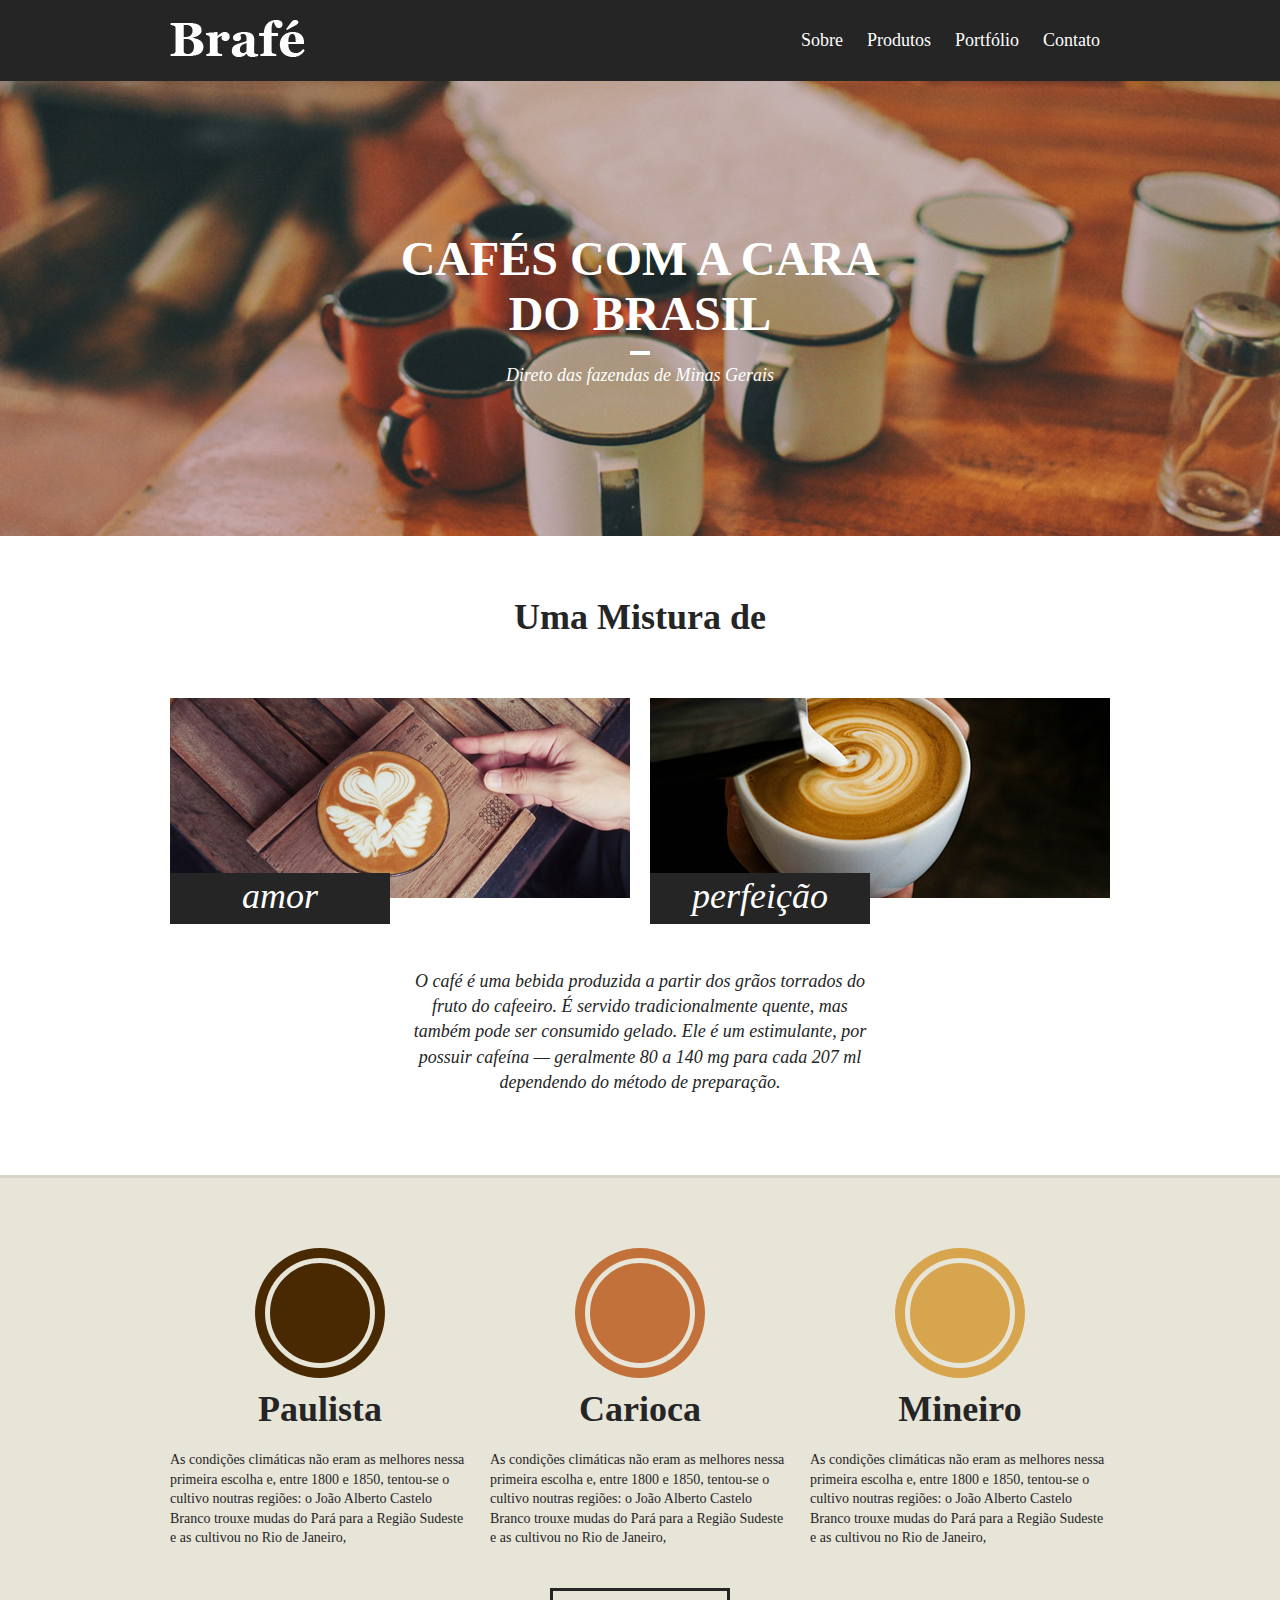
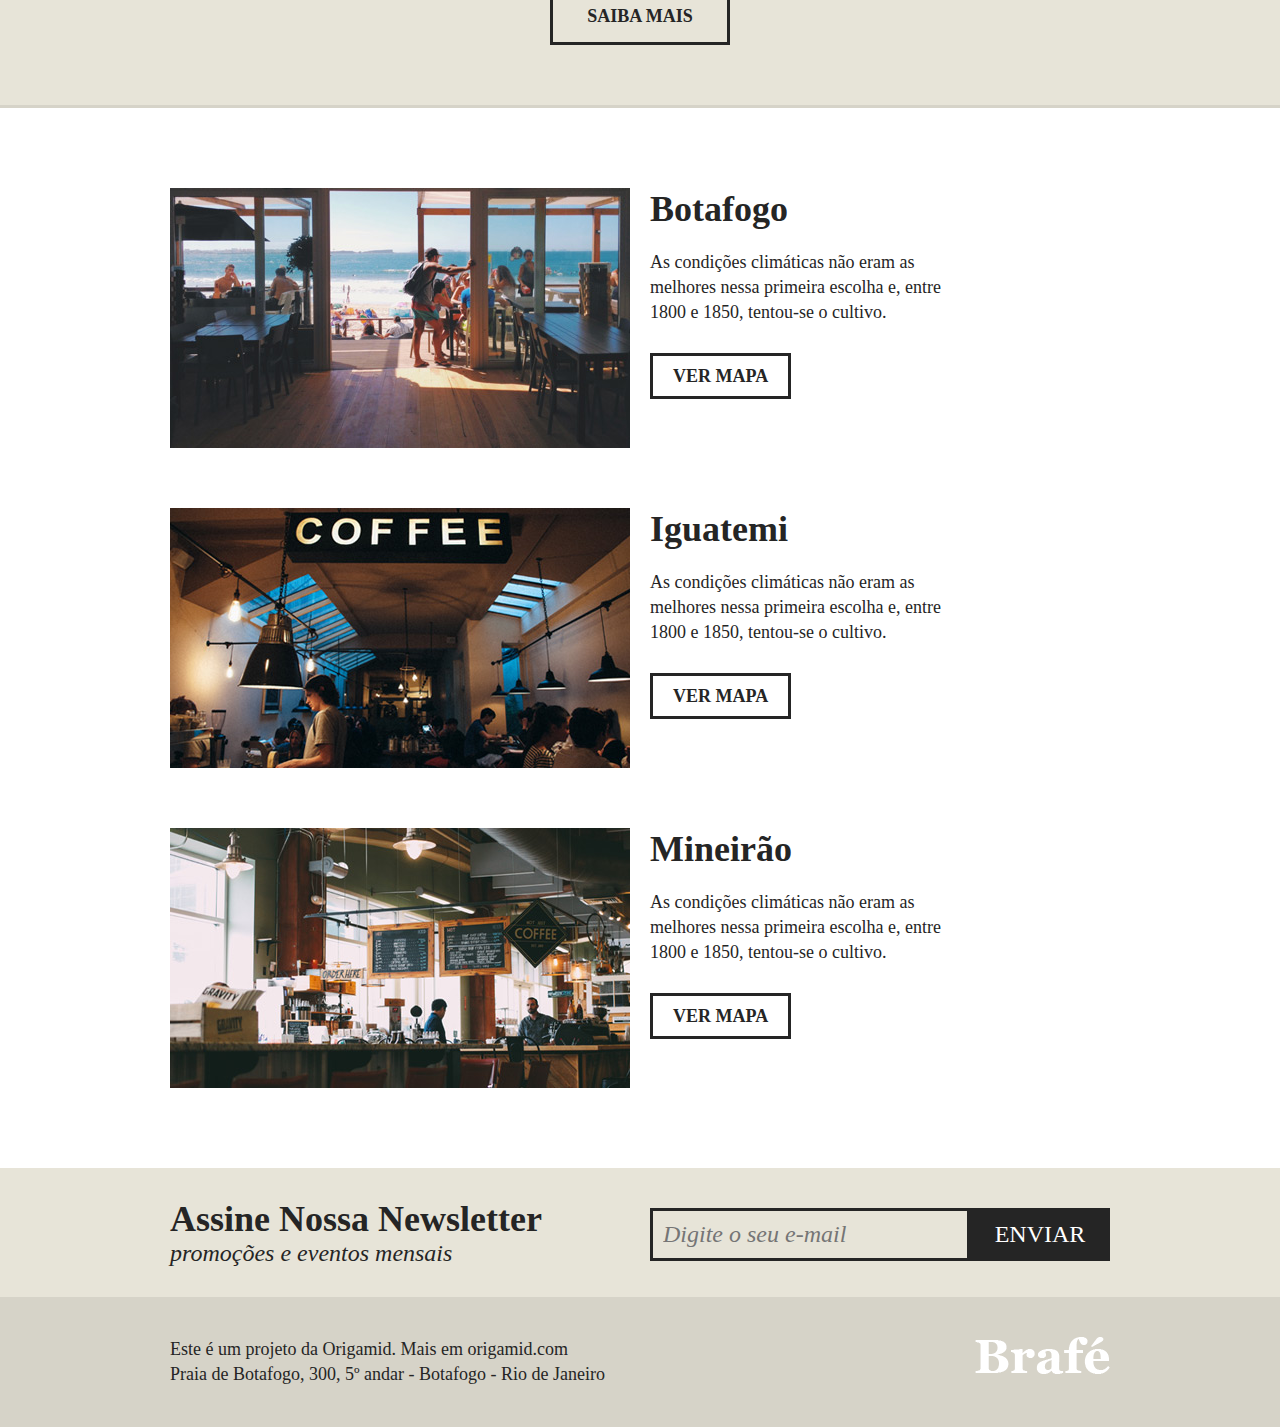
<file: index.html>
<!DOCTYPE html>
<html lang="pt_br">
	<head>
		<meta charset="UTF-8" />
		<meta name="viewport" content="width=device-width, initial-scale=1.0" />
		<title>Brafé 1</title>
		<link rel="stylesheet" href="style.css" />
	</head>
	<body>
		<!-- Header - Inicio -->
		<header class="menu">
			<div class="menu-container">
				<a class="menu-logo" href="#"
					><img src="/img/brafe.png" alt="Brafé"
				/></a>
				<nav class="menu-nav">
					<ul>
						<li><a href="#">Sobre</a></li>
						<li><a href="#">Produtos</a></li>
						<li><a href="#">Portfólio</a></li>
						<li><a href="#">Contato</a></li>
					</ul>
				</nav>
			</div>
		</header>
		<main class="intro">
			<h1>
				Cafés com a cara<br />
				do Brasil
			</h1>
			<p>Direto das fazendas de Minas Gerais</p>
		</main>
		<!-- Sobre -->
		<section class="sobre">
			<h2>Uma Mistura de</h2>
			<div class="sobre-container">
				<div class="sobre-item">
					<img src="img/cafe-1.jpg" alt="Café 1" />
					<h3>amor</h3>
				</div>
				<div class="sobre-item">
					<img src="img/cafe-2.jpg" alt="Café 2" />
					<h3>perfeição</h3>
				</div>
			</div>
			<p>
				O café é uma bebida produzida a partir dos grãos torrados do fruto do
				cafeeiro. É servido tradicionalmente quente, mas também pode ser
				consumido gelado. Ele é um estimulante, por possuir cafeína — geralmente
				80 a 140 mg para cada 207 ml dependendo do método de preparação.
			</p>
		</section>
		<!-- Produtos -->
		<section class="produtos">
			<div class="produtos-container">
				<div class="produtos-item">
					<h2 class="produtos-paulista">Paulista</h2>
					<p>
						As condições climáticas não eram as melhores nessa primeira escolha
						e, entre 1800 e 1850, tentou-se o cultivo noutras regiões: o João
						Alberto Castelo Branco trouxe mudas do Pará para a Região Sudeste e
						as cultivou no Rio de Janeiro,
					</p>
				</div>
				<div class="produtos-item">
					<h2 class="produtos-carioca">Carioca</h2>
					<p>
						As condições climáticas não eram as melhores nessa primeira escolha
						e, entre 1800 e 1850, tentou-se o cultivo noutras regiões: o João
						Alberto Castelo Branco trouxe mudas do Pará para a Região Sudeste e
						as cultivou no Rio de Janeiro,
					</p>
				</div>
				<div class="produtos-item">
					<h2 class="produtos-mineiro">Mineiro</h2>
					<p>
						As condições climáticas não eram as melhores nessa primeira escolha
						e, entre 1800 e 1850, tentou-se o cultivo noutras regiões: o João
						Alberto Castelo Branco trouxe mudas do Pará para a Região Sudeste e
						as cultivou no Rio de Janeiro,
					</p>
				</div>
			</div>
			<a class="produtos-btn" href="#">Saiba Mais</a>
		</section>
		<!-- Locais -->
		<section class="locais">
			<div class="locais-item">
                <img src="/img/botafogo.jpg" alt="Unidade Botafogo" />
				<div>
					<h2>Botafogo</h2>
					<p>
						As condições climáticas não eram as melhores nessa primeira escolha
						e, entre 1800 e 1850, tentou-se o cultivo.
					</p>
					<a class="locais-btn" href="#">Ver Mapa</a>
                </div>
			</div>
            <div class="locais-item">
                <img src="/img/iguatemi.jpg" alt="Unidade Iguatemi" />
				<div>
					<h2>Iguatemi</h2>
					<p>
						As condições climáticas não eram as melhores nessa primeira escolha
						e, entre 1800 e 1850, tentou-se o cultivo.
					</p>
					<a class="locais-btn" href="#">Ver Mapa</a>
                </div>
			</div>
            <div class="locais-item">
                <img src="/img/mineirao.jpg" alt="Unidade Mineirão" />
				<div>
					<h2>Mineirão</h2>
					<p>
						As condições climáticas não eram as melhores nessa primeira escolha
						e, entre 1800 e 1850, tentou-se o cultivo.
					</p>
					<a class="locais-btn" href="#">Ver Mapa</a>
                </div>
			</div>
		   </div>
		</section>
		<!-- Final da página -->
		<section class="assine">
			<div class="assine-container">
				<div class="assine-info">
					<h2>Assine Nossa Newsletter</h2>
					<p>promoções e eventos mensais</p>
				</div>
				<form>
					<label>E-mail</label>
					<input type="text" placeholder="Digite o seu e-mail" />
					<button type="submit">Enviar</button>
				</form>
			</div>
		</section>
		<footer class="footer">
			<div class="footer-container">
				<p>
					Este é um projeto da Origamid. Mais em origamid.com <br />
					Praia de Botafogo, 300, 5º andar - Botafogo - Rio de Janeiro
				</p>
				<img src="/img/brafe.png" alt="Brafé" />
			</div>
		</footer>
	</body>
</html>
</file>
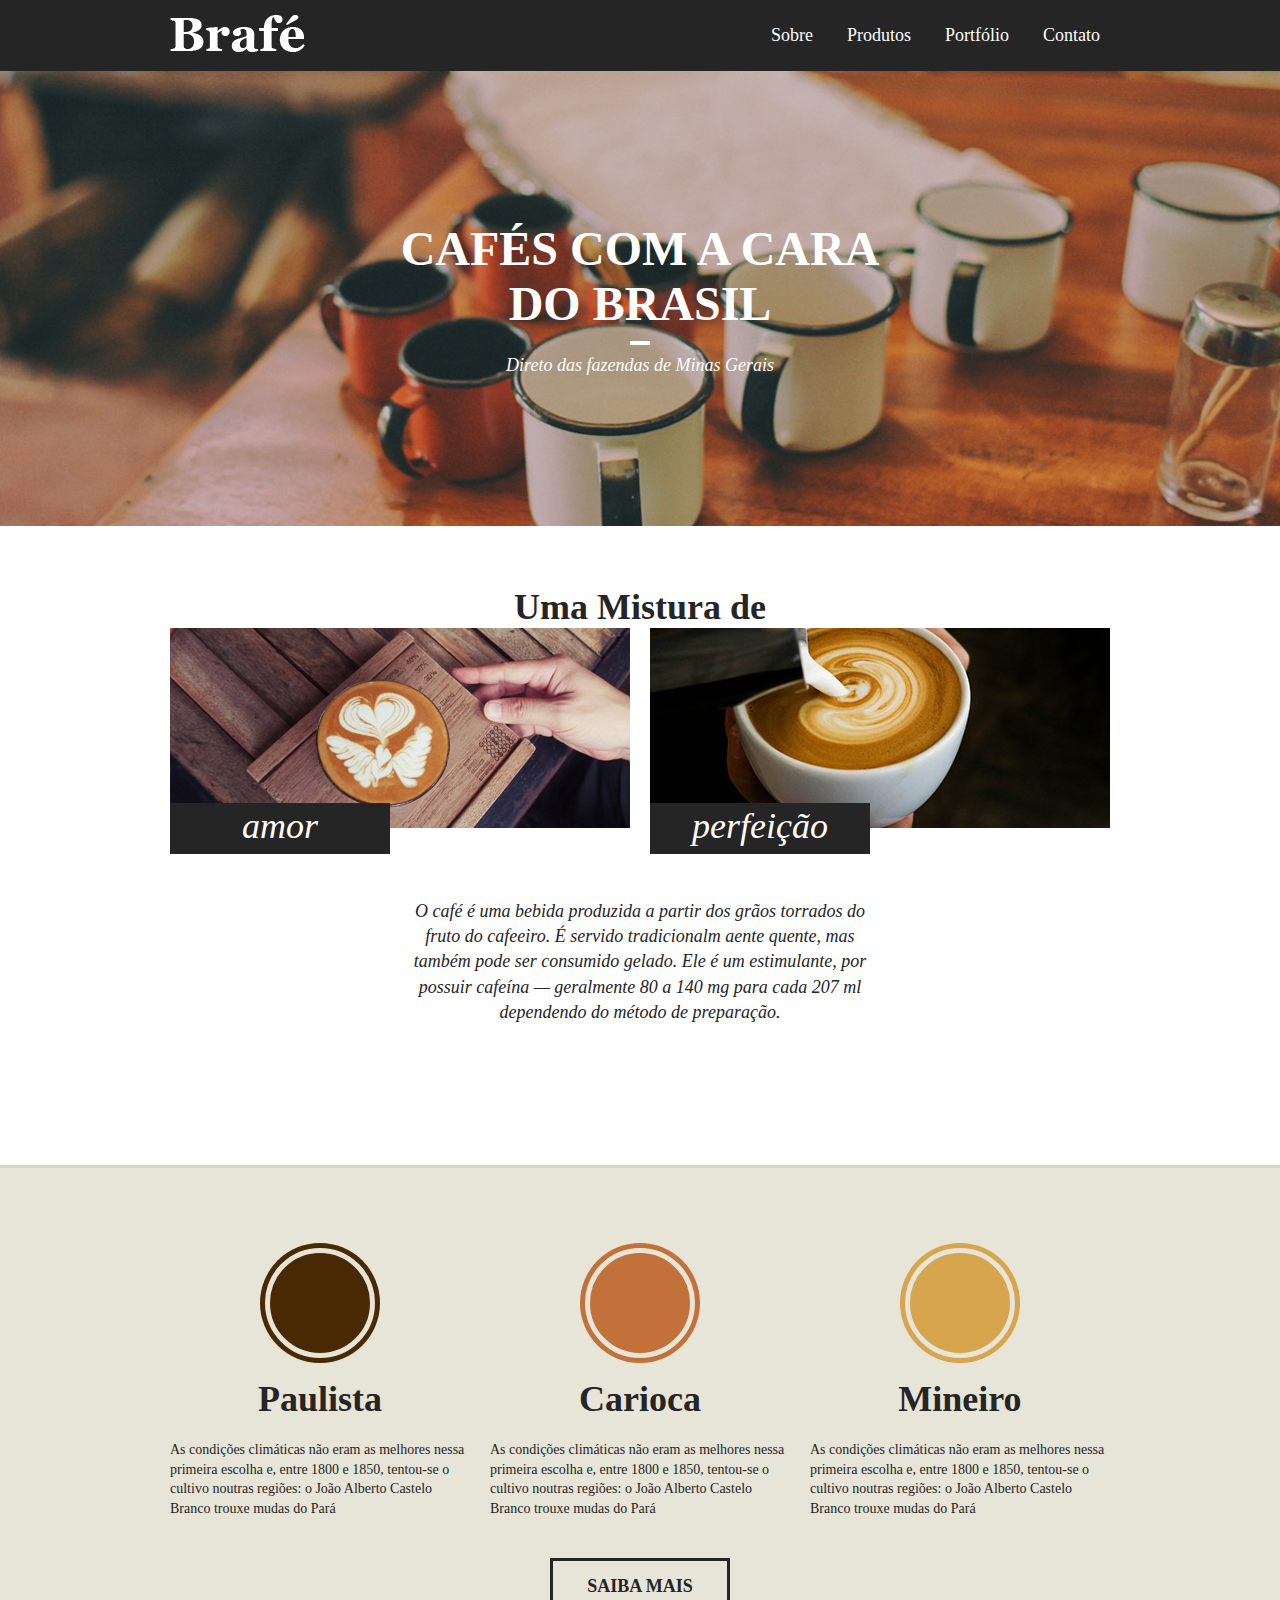
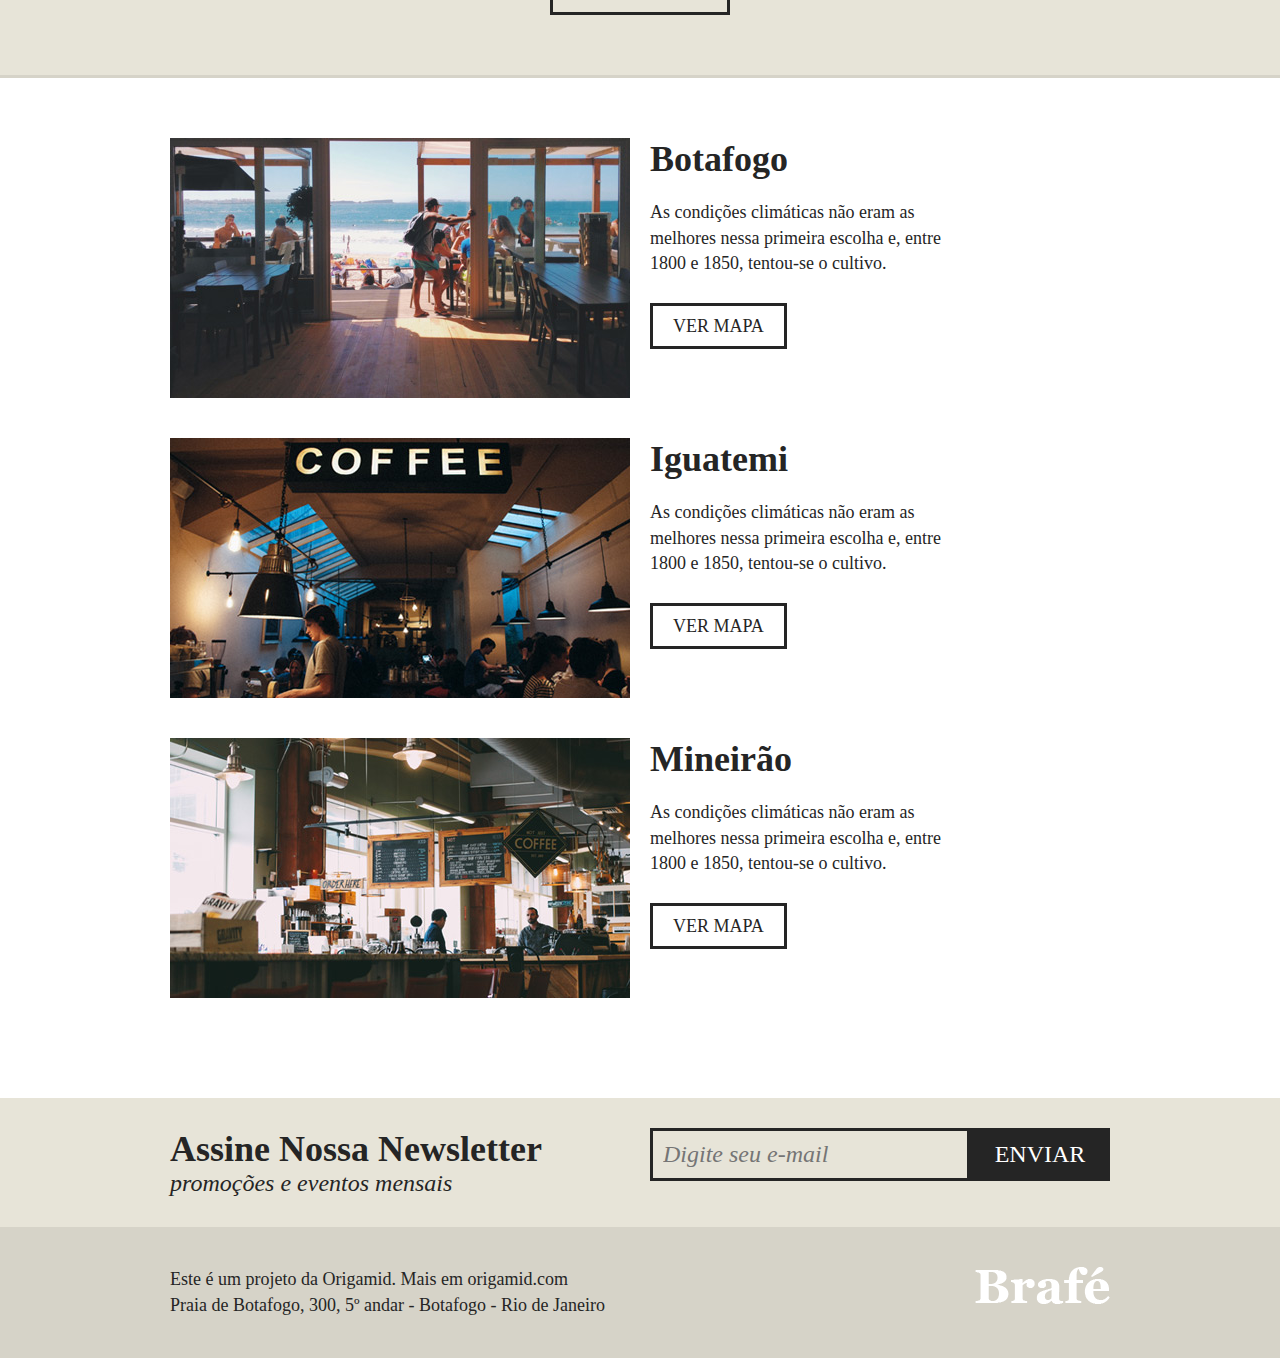
<file: Grid/index.html>
<!DOCTYPE html>
<html>
	<head>
		<title>Brafé 1 - Grid</title>
		<meta charset="utf-8" />
		<meta
			name="viewport"
			content="width=device-width, initial-scale=1, shrink-to-fit=no"
		/>
		<link rel="stylesheet" type="text/css" href="css/grid.css" />
		<link rel="stylesheet" type="text/css" href="css/style.css" />
	</head>
	<body>
		<header class="menu">
			<div class="container">
				<a class="menu-logo grid-4" href="#"
					><img src="img/brafe.png" alt="Brafé"
				/></a>
				<nav class="menu-nav grid-8">
					<ul>
						<li><a href="#">Sobre</a></li>
						<li><a href="#">Produtos</a></li>
						<li><a href="#">Portfólio</a></li>
						<li><a href="#">Contato</a></li>
					</ul>
				</nav>
			</div>
		</header>

		<main class="intro">
			<h1>Cafés com a cara<br />do Brasil</h1>
			<p>Direto das fazendas de Minas Gerais</p>
		</main>

		<section class="sobre">
			<h2>Uma Mistura de</h2>
			<div class="container">
				<div class="sobre-item grid-6">
					<img src="img/cafe-1.jpg" />
					<h3>amor</h3>
				</div>
				<div class="sobre-item grid-6">
					<img src="img/cafe-2.jpg" />
					<h3>perfeição</h3>
				</div>
			</div>
			<p>
				O café é uma bebida produzida a partir dos grãos torrados do fruto do
				cafeeiro. É servido tradicionalm aente quente, mas também pode ser
				consumido gelado. Ele é um estimulante, por possuir cafeína — geralmente
				80 a 140 mg para cada 207 ml dependendo do método de preparação.
			</p>
		</section>

		<section class="produtos">
			<div class="container">
				<div class="produtos-item grid-4">
					<h2 class="produtos-paulista">Paulista</h2>
					<p>
						As condições climáticas não eram as melhores nessa primeira escolha
						e, entre 1800 e 1850, tentou-se o cultivo noutras regiões: o João
						Alberto Castelo Branco trouxe mudas do Pará
					</p>
				</div>
				<div class="produtos-item grid-4">
					<h2 class="produtos-carioca">Carioca</h2>
					<p>
						As condições climáticas não eram as melhores nessa primeira escolha
						e, entre 1800 e 1850, tentou-se o cultivo noutras regiões: o João
						Alberto Castelo Branco trouxe mudas do Pará
					</p>
				</div>
				<div class="produtos-item grid-4">
					<h2 class="produtos-mineiro">Mineiro</h2>
					<p>
						As condições climáticas não eram as melhores nessa primeira escolha
						e, entre 1800 e 1850, tentou-se o cultivo noutras regiões: o João
						Alberto Castelo Branco trouxe mudas do Pará
					</p>
				</div>
			</div>
			<a class="produtos-btn" href="#">Saiba Mais</a>
		</section>

		<section class="locais">
			<div class="locais-item container">
				<div class="grid-6">
					<img src="img/botafogo.jpg" alt="Brafé unidade Botafogo" />
				</div>
				<div class="grid-6">
					<h2>Botafogo</h2>
					<p>
						As condições climáticas não eram as melhores nessa primeira escolha
						e, entre 1800 e 1850, tentou-se o cultivo.
					</p>
					<a href="#">Ver Mapa</a>
				</div>
			</div>

			<div class="locais-item container">
				<div class="grid-6">
					<img src="img/iguatemi.jpg" alt="Brafé unidade Iguatemi" />
				</div>
				<div class="grid-6">
					<h2>Iguatemi</h2>
					<p>
						As condições climáticas não eram as melhores nessa primeira escolha
						e, entre 1800 e 1850, tentou-se o cultivo.
					</p>
					<a href="#">Ver Mapa</a>
				</div>
			</div>

			<div class="locais-item container">
				<div class="grid-6">
					<img src="img/mineirao.jpg" alt="Brafé unidade Mineirão" />
				</div>
				<div class="grid-6">
					<h2>Mineirão</h2>
					<p>
						As condições climáticas não eram as melhores nessa primeira escolha
						e, entre 1800 e 1850, tentou-se o cultivo.
					</p>
					<a href="#">Ver Mapa</a>
				</div>
			</div>
		</section>

		<section class="assine">
			<div class="container">
				<div class="assine-info grid-6">
					<h2>Assine Nossa Newsletter</h2>
					<p>promoções e eventos mensais</p>
				</div>
				<form class="grid-6">
					<label>E-mail</label>
					<input type="text" placeholder="Digite seu e-mail" />
					<button type="submit">Enviar</button>
				</form>
			</div>
		</section>

		<footer class="footer">
			<div class="container">
				<p class="grid-8">
					Este é um projeto da Origamid. Mais em origamid.com<br />Praia de
					Botafogo, 300, 5º andar - Botafogo - Rio de Janeiro
				</p>
				<div class="grid-4">
					<img src="img/brafe.png" alt="Brafé" />
				</div>
			</div>
		</footer>
	</body>
</html>
</file>
<file: Grid/css/grid.css>
.container {
	max-width: 960px;
	margin: 0 auto;
}
.container::after,
.container::before {
	content: '';
	display: table;
	clear: both;
}

.grid-1,
.grid-2,
.grid-3,
.grid-4,
.grid-5,
.grid-6,
.grid-7,
.grid-8,
.grid-9,
.grid-10,
.grid-11,
.grid-12 {
	margin-left: 10px;
	margin-right: 10px;
	float: left;
	display: block;
	min-height: 1px;
}

.grid-1 {
	width: calc(8.333% - 20px);
}

.grid-2 {
	width: calc(16.666% - 20px);
}

.grid-3 {
	width: calc(25% - 20px);
}

.grid-4 {
	width: calc(33.333% - 20px);
}

.grid-5 {
	width: calc(41.666% - 20px);
}

.grid-6 {
	width: calc(50% - 20px);
}

.grid-7 {
	width: calc(58.333% - 20px);
}

.grid-8 {
	width: calc(66.666% - 20px);
}

.grid-9 {
	width: calc(75% - 20px);
}

.grid-10 {
	width: calc(83.333% - 20px);
}

.grid-11 {
	width: calc(91.666% - 20px);
}

.grid-12 {
	width: calc(100% - 20px);
}

@media (max-width: 739px) {
	.container {
		max-width: 300px;
	}
	.grid-1,
	.grid-2,
	.grid-3,
	.grid-4,
	.grid-5,
	.grid-6,
	.grid-7,
	.grid-8,
	.grid-9,
	.grid-10,
	.grid-11,
	.grid-12 {
		width: 100%;
		margin-left: 0px;
		margin-right: 0px;
		float: none;
	}
}
</file>
<file: style.css>
/* Reset */

* {
	padding: 0px;
	margin: 0px;
	box-sizing: border-box;
}

body {
	font-family: Georgia, serif;
	color: #252525;
}

/* Menu */
.menu {
	background: #252525;
	padding: 20px 0;
}

.menu-container {
	max-width: 960px;
	margin: 0 auto;
}
.menu-container::before,
.menu-container::after {
	content: '';
	display: table;
	clear: both;
}
.menu-logo {
	display: block;
	float: left;
	margin-left: 10px;
}
.menu-nav {
	float: right;
	margin-right: 10px;
}

.menu-nav li {
	display: inline-block;
}
.menu-nav a {
	display: block;
	padding: 10px;
	text-decoration: none;
	color: #fff;
	font-size: 1.125em;
}

.menu-nav a:hover {
	color: #ced4da;
}

@media (max-width: 739px) {
	.menu{
		text-align: center;
	}
	a.menu-logo{ 
		float: none;
		margin: 0 auto;
	}
	.menu-nav {
		float: none;
		clear: both;
	}
}

/* Introdução */

.intro {
	background: url(/img/bg-intro.jpg) no-repeat center center;
	background-size: cover;
	padding: 150px 0;
	text-align: center;
	color: #fff;
}

.intro h1 {
	text-transform: uppercase;
	font-size: 3em;
}

.intro h1::after {
	content: '';
	display: block;
	width: 20px;
	height: 4px;
	background: #fff;
	margin: 10px auto;
}

.intro p {
	font-size: 1.125em;
	font-style: italic;
}

@media (max-width: 739px) {
	.intro {
		padding: 60px 0;
	}
}

/* Sobre */

.sobre {
	padding: 60px 0;
}

.sobre-container {
	width: 960px;
	margin: 0 auto;
}

.sobre-container::before,
.sobre-container::after {
	content: '';
	display: table;
	clear: both;
}

.sobre h2 {
	text-align: center;
	font-size: 2.25em;
	margin-bottom: 60px;
}

.sobre-item {
	width: 460px;
	float: left;
	margin: 0 10px;
}

.sobre-item img {
	display: block;
	max-width: 100%;
}

.sobre-item h3 {
	font-size: 2.25em;
	line-height: 1em;
	background: #252525;
	width: 220px;
	color: #fff;
	font-style: italic;
	font-weight: normal;
	text-align: center;
	padding: 5px 0 10px 0;
	top: -25px;
	position: relative;
}

.sobre > p {
	font-size: 1.125em;
	line-height: 1.4em;
	font-style: italic;
	text-align: center;
	margin: 20px auto;
	max-width: 460px;
}

@media (min-width: 740px) and (max-width: 980px) {
	.sobre-container {
		max-width: 720px;
	}
	.sobre-item {
		width: 340px;
	}
}

@media (max-width: 739px) {
	.sobre-container {
		max-width: 300px;
	}
	.sobre-item {
		width: 300px;
		margin: 0 auto;
	}
}

/* Produtos */
.produtos {
	background: #e7e4d8;
	padding: 60px 0;
	border-top: 3px solid #d6d3c8;
	border-bottom: 3px solid #d6d3c8;
}

.produtos-container {
	width: 960px;
	margin: 0 auto;
}

.produtos-container::before,
.produtos-container::after {
	content: '';
	display: table;
	clear: both;
}

.produtos-item {
	width: 300px;
	float: left;
	margin: 0 10px 20px 10px;
}

.produtos-item h2 {
	text-align: center;
	font-size: 2.25em;
	margin-bottom: 20px;
}

.produtos-item p {
	font-size: 0.875em;
	line-height: 1.4em;
}

.produtos-item h2::before {
	content: '';
	display: block;
	width: 100px;
	height: 100px;
	background: currentColor;
	border-radius: 50%;
	margin: 20px auto;
	border: 5px solid #e7e4d8;
	box-shadow: 0 0 0 10px currentColor;
}

.produtos-paulista::before {
	color: #492901;
}
.produtos-carioca::before {
	color: #c17139;
}
.produtos-mineiro::before {
	color: #d7a54d;
}

.produtos-btn {
	width: 180px;
	border: 3px solid;
	color: #252525;
	text-decoration: none;
	display: block;
	font-size: 1.125em;
	text-align: center;
	font-weight: bold;
	text-transform: uppercase;
	padding: 15px 0;
	margin: 20px auto 0 auto;
}
.produtos-btn:hover {
	color: #495057;
}
@media (min-width: 740px) and (max-width: 980px) {
	.produtos-container {
		max-width: 720px;
	}
	.produtos-item {
		width: 220px;
	}
}

@media (max-width: 739px) {
	.produtos-container {
		max-width: 300px;
	}
	.produtos-item {
		margin: 0 auto 20px auto;
	}
}

/* Locais */

.locais {
	max-width: 960px;
	margin: 0 auto;
	padding: 20px 0;
}

.locais-item {
	clear: both;
	margin: 60px auto;
}

.locais-item::before,
.locais-item::after {
	content: '';
	display: table;
	clear: both;
}

.locais-item img {
	width: 460px;
	float: left;
	display: block;
	margin: 0 10px;
}

.locais-item > div {
	width: 460px;
	float: left;
	display: block;
	margin: 0 10px;
}

.locais-item h2 {
	width: 320px;
	font-size: 2.25em;
	margin-bottom: 20px;
}

.locais-item p {
	font-size: 1.125em;
	line-height: 1.4em;
	max-width: 320px;
	margin-bottom: 40px;
}

.locais-btn {
	border: 3px solid;
	color: #252525;
	text-decoration: none;
	font-size: 1.125em;
	font-weight: bold;
	text-transform: uppercase;
	padding: 10px 20px;
}

@media (min-width: 740px) and (max-width: 980px) {
	.locais {
		max-width: 720px;
	}
	.locais-item > div,
	.locais-item img {
		width: 340px;
	}
}

@media (max-width: 739px) {
	.locais {
		max-width: 300px;
	}
	.locais-item > div,
	.locais-item img {
		width: 300px;
		margin: 0px;
	}
}

/* Assine */

.assine {
	background: #e7e4d8;
	padding: 30px 0;
}

.assine-container {
	max-width: 960px;
	margin: 0 auto;
}
.assine-container::before,
.assine-container::after {
	content: '';
	display: table;
	clear: both;
}

.assine-info {
	width: 460px;
	margin: 0 10px;
	float: left;
}

.assine-info h2 {
	font-size: 2.25em;
}
.assine-info p {
	font-size: 1.5em;
	font-style: italic;
}

.assine form {
	width: 460px;
	margin: 10px 10px 0 10px;
	float: left;
}

.assine form label {
	display: none;
}

.assine input {
	width: 320px;
	border: 3px solid #252525;
	background: none;
	font-size: 1.5em;
	font-style: italic;
	font-family: Georgia, serif;
	padding: 10px;
	float: left;
}
.assine button {
	width: 140px;
	border: none;
	background: #252525;
	font-size: 1.5em;
	font-family: Georgia, serif;
	text-transform: uppercase;
	color: #fff;
	padding: 13px 0;
	cursor: pointer;
}

@media (min-width: 740px) and (max-width: 980px) {
	.assine-container{
		max-width: 720px;
	}
	.assine-info, .assine form,.assine input{
		width: 340px;
	}
}

@media (max-width: 739px) {
	.assine-container{
		max-width: 300px;
	}
	.assine-info, .assine form, .assine input{
		width: 300px;
		margin: 10px 0 0 0 ;
	}
}

/* Footer */
.footer {
	background: #d6d3c8;
	padding: 40px 0;
}

.footer-container {
	max-width: 960px;
	margin: 0 auto;
}

.footer-container::before,
.footer-container::after {
	content: '';
	display: table;
	clear: both;
}

.footer p {
	float: left;
	margin: 0 10px;
	font-size: 1.125em;
	line-height: 1.4em;
}

.footer img {
	float: right;
	margin: 0 10px;
	display: block;
}

@media (max-width: 739px) {
	.footer-container{
		max-width: 300px;
	}
	.footer p{
		float: none;
		margin: 0px;
	}
	.footer img{
	float: none;
	margin: 20px 0;
	}
}
</file>
<file: Grid/css/style.css>
/* Reset */

body, h1, h2, h3, p, ul {
	padding: 0px;
	margin: 0px;
}

body {
	font-family: Georgia, serif;
	color: #252525;
}

* {
	box-sizing: border-box;
}

img{
	max-width: 100%;
	display: block;
}

/* Menu */

.menu {
	background: #252525;
	padding: 15px 0;
}

.menu-nav ul li{
	display: inline-block;
}

.menu-nav ul{
	float: right;
}

.menu-nav a {
	text-decoration: none;
	color: #fff;
	font-size: 1.125em;
	display: block;
	padding: 10px;
	margin-left: 10px;
}

@media (max-width: 739px){
	.menu-nav ul{
		float: none;
	}
	.menu-nav ul li a{
		margin-left: 0px;
		padding-left: 0px;
		padding-right: 0px;
	}
}

/* Intro */

.intro {
	background: url('../img/bg-intro.jpg') no-repeat center center;
	background-size: cover;
	color: #fff;
	padding: 150px 0;
	text-align: center;
}

.intro h1 {
	text-transform: uppercase;
	font-size: 3em;
}

.intro h1::after {
	content: '';
	display: block;
	width: 20px;
	height: 4px;
	background: #fff;
	margin: 10px auto;
}

.intro p {
	font-style: italic;
	font-size: 1.125em;
}

@media (max-width: 739px){
	.intro{
		padding: 40px 0;
	}
}


/* Sobre */

.sobre{
	padding: 60px 0;
	text-align: center;
	margin-bottom: 60px;
}

.sobre h2 {
	font-size: 2.25em;
}

.sobre-item h3 {
	font-size: 2.25em;
	line-height: 1em;
	background: #252525;
	color: #fff;
	font-style: italic;
	font-weight: normal;
	text-align: center;
	position: relative;
	width: 220px;
	padding: 5px 0 10px 0;
	top: -25px;
}

.sobre > p {
	font-size: 1.125em;
	line-height: 1.4em;
	font-style: italic;
	max-width: 460px;
	margin:20px auto;
	text-align: center;
}

/* Produtos */

.produtos {
	background: #e7e4d8;
	border-top: 3px solid #d6d3c8;
	border-bottom: 3px solid #d6d3c8;
	padding: 60px 0;
}

.produtos-item{
	margin-bottom: 40px;
}

.produtos-item h2 {
	font-size: 2.25em;
	text-align: center;
	margin-bottom: 20px;
}

.produtos-item h2::before {
	content: '';
	display: block;
	width: 100px;
	height: 100px;
	background: currentColor;
	border-radius: 50%;
	border: 5px solid #e7e4d8;
	box-shadow: 0 0 0 5px currentColor;
	margin: 20px auto;
}

h2.produtos-paulista::before {
	color: #492901;
}

h2.produtos-carioca::before {
	color: #c17139;
}

h2.produtos-mineiro::before {
	color: #d7a54d;
}

.produtos-item p {
	font-size: 0.875em;
	line-height: 1.4em;
}

.produtos-btn {
	border: 3px solid #252525;
	color: #252525;
	text-decoration: none;
	text-align: center;
	font-size: 1.125em;
	font-weight: bold;
	text-transform: uppercase;
	display: block;
	width: 180px;
	margin: 0 auto;
	padding: 15px 0;
	
}

/* Locais */

.locais{
	padding: 60px 0;
}

.locais-item{
	margin-bottom: 40px;
}

.locais-item h2 {
	font-size: 2.25em;
	margin-bottom: 20px;
}

.locais-item p {
	font-size: 1.125em;
	line-height: 1.4em;
	max-width: 320px;
	margin-bottom: 40px;
}

.locais-item a {
	font-size: 1.125em;
	text-transform: uppercase;
	text-decoration: none;
	border: 3px solid;
	color: #252525;
	padding: 10px 20px;
}

/* Assine */

.assine {
	background: #e7e4d8;
	padding: 30px 0;
}

.assine-info h2 {
	font-size: 2.25em;
}

.assine-info p {
	font-size: 1.5em;
	font-style: italic;
}

.assine form label {
	display: none;
}

.assine input {
	border: 3px solid #252525;
	background: none;
	font-size: 1.5em;
	font-style: italic;
	font-family: Georgia, serif;
	width: calc(100% - 140px);
	padding: 10px;
	float: left;
}

.assine button {
	background: #252525;
	border: none;
	font-family: Georgia, serif;
	text-transform: uppercase;
	font-size: 1.5em;
	color: #fff;
	cursor: pointer;
	width: 140px;
	padding: 13px 0;
}

/*Footer*/

.footer {
	background: #d6d3c8;
	padding: 40px 0;
}

.footer img{
	float: right;
}

.footer p {
	font-size: 1.125em;
	line-height: 1.4em;
}

@media (max-width: 739px){
	.footer img{
	float: none;
	margin-top: 20px;
	}
}
</file>
